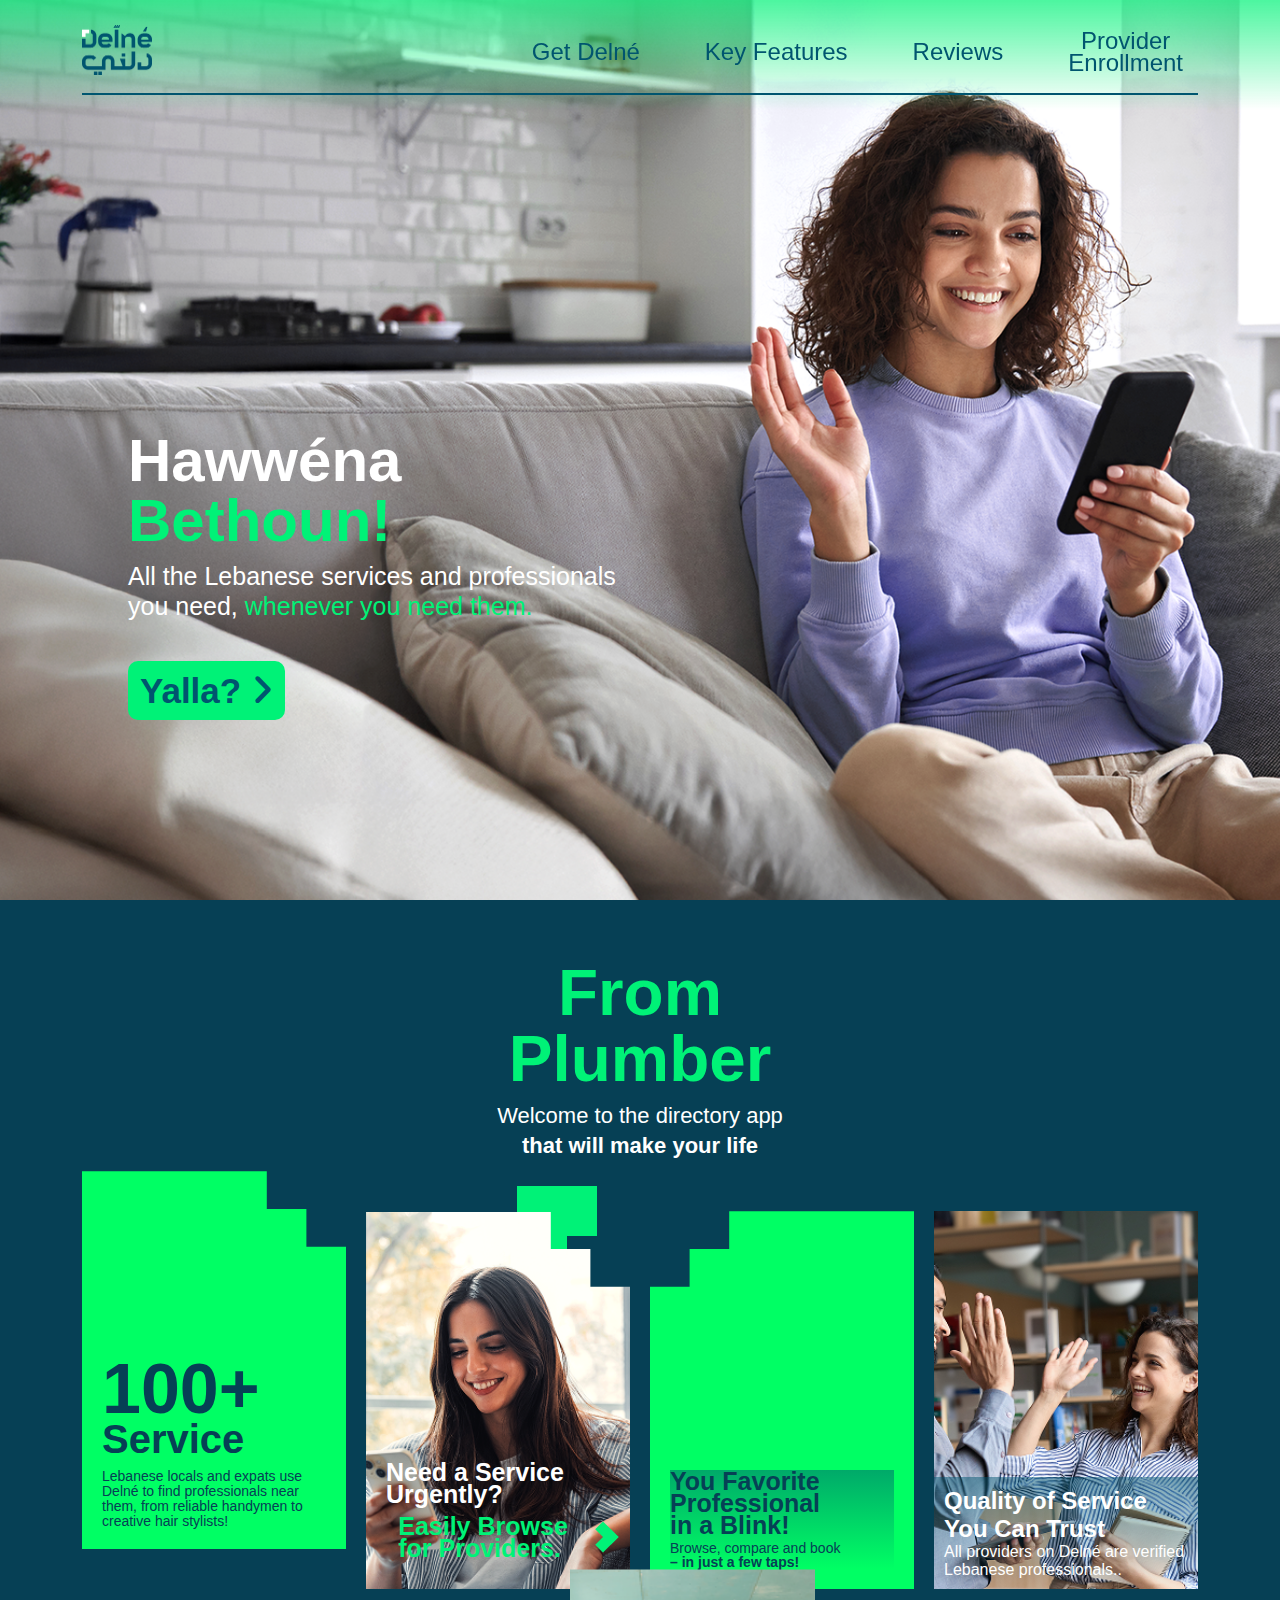
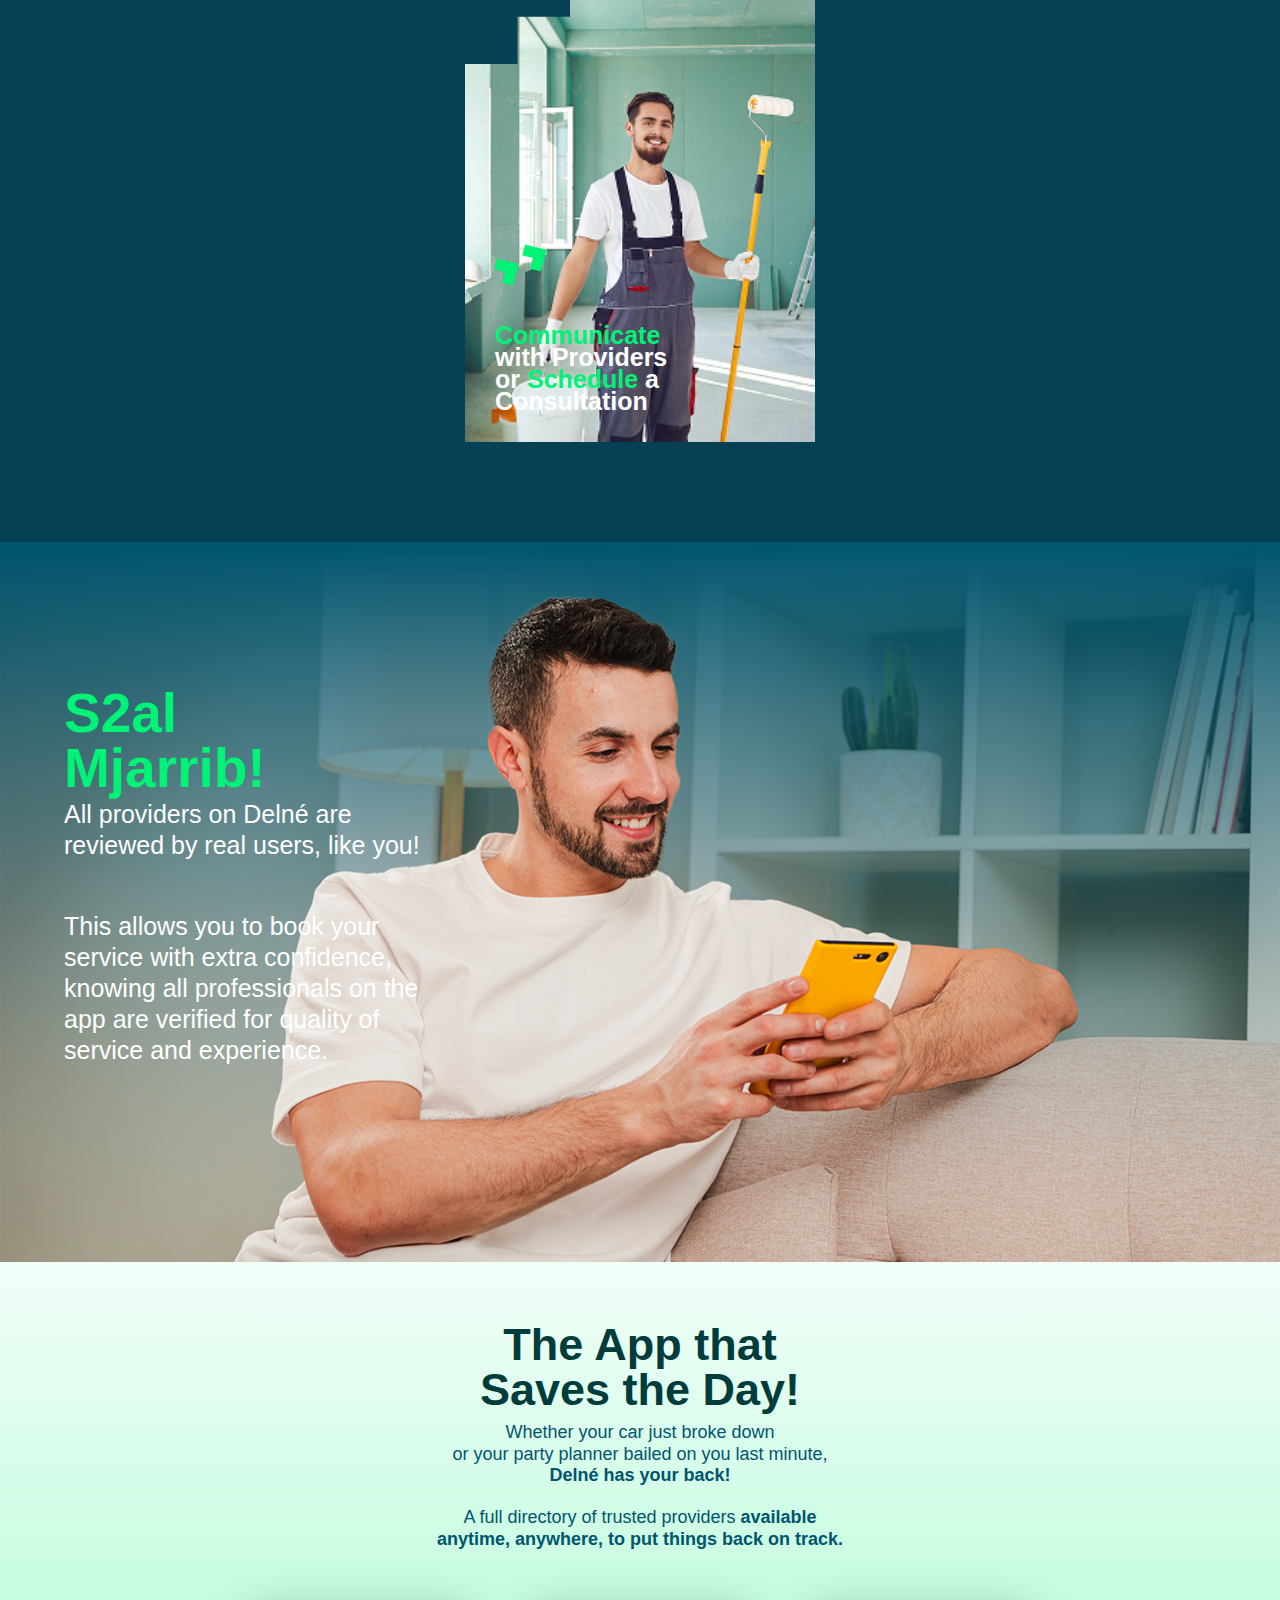
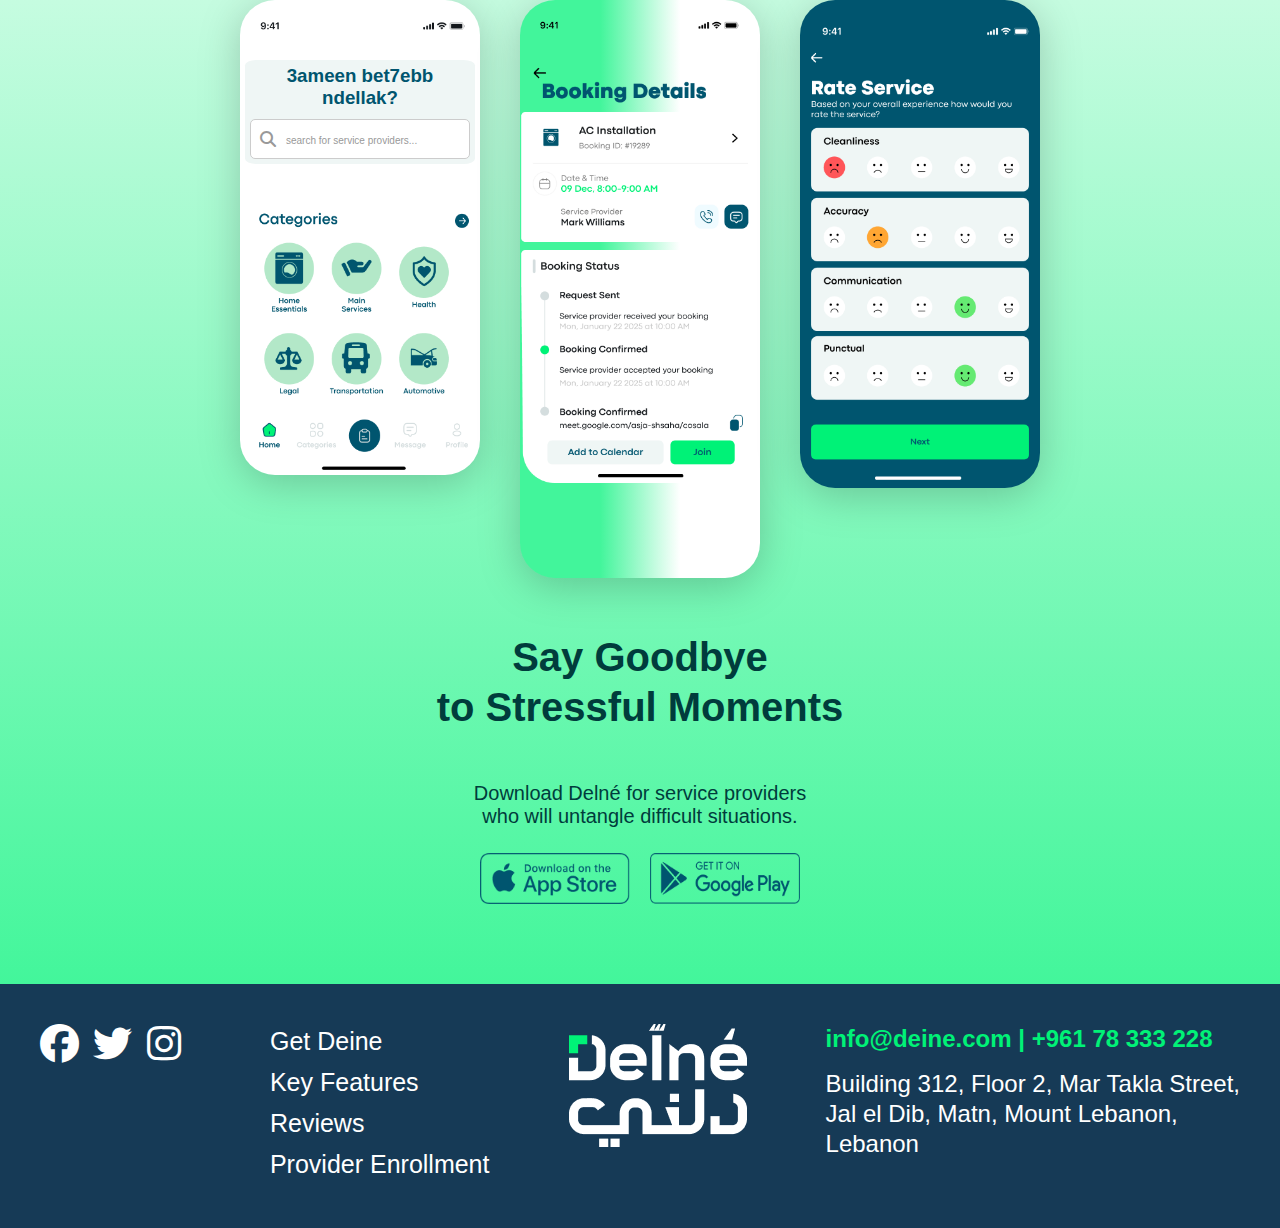
<file: index.html>
<!DOCTYPE html>
<html lang="en">
  <head>
    <meta charset="UTF-8" />
    <meta name="viewport" content="width=device-width, initial-scale=1.0" />
    <title>Delne website</title>
    <!-- Font Awesome CDN -->
    <link
      rel="stylesheet"
      href="https://cdnjs.cloudflare.com/ajax/libs/font-awesome/6.5.0/css/all.min.css"
    />
    <!-- main css -->
    <link rel="stylesheet" href="css/main.css" />
  </head>
  <body>
    <nav>
      <div class="nav-container">
        <a href="#" class="logo">
          <img src="./image/Delne Logo.png" alt="Delne Logo" />
        </a>
        <!-- Hamburger menu button -->
        <div class="hamburger" id="hamburger">
          <span></span>
          <span></span>
          <span></span>
        </div>
        <ul id="menuList">
          <li><a href="#get Delné">Get Delné</a></li>
          <li><a href="#key Features">Key Features</a></li>
          <li><a href="#reviews">Reviews</a></li>
          <li>
            <a href="#ProviderEnrollment">
              <span>Provider</span> <span>Enrollment</span>
            </a>
          </li>
        </ul>
      </div>
    </nav>
    <header>
      <div class="header-content">
        <h2>
          <span style="color: white">Hawwéna</span>
          <span style="color: #00f277">Bethoun!</span>
        </h2>
        <p>
          All the Lebanese services and professionals you need,
          <span>whenever you need them.</span>
        </p>
        <button>
          Yalla?
          <a><i class="fa-solid fa-angle-right"></i></a>
        </button>
      </div>
    </header>

    <!-- ------------------------from-plumber---------------------------  -->

    <section id="from-plumber">
      <div class="section-header">
        <h1><span>From</span> <span>Plumber</span></h1>
        <p>
          Welcome to the directory app
          <span> that will make your life</span>
        </p>
      </div>
      <div class="cards-container">
        <div class="top"></div>
        <div class="card Service">
          <h2>100+ <span>Service</span></h2>
          <p>
            Lebanese locals and expats use Delné to find professionals near
            them, from reliable handymen to creative hair stylists!
          </p>
        </div>

        <div class="card need-Service">
          <img src="image/Image-Website-1 1.png" alt="Service Image" />
          <div class="need-service-content">
            <h2>Need a Service Urgently?</h2>
            <div class="need-p">
              <p>Easily Browse for Providers.</p>
              <div class="arrow"></div>
            </div>
          </div>
        </div>

        <div class="card Favorite-Professional">
          <div class="content">
            <h2>You Favorite Professional in a Blink!</h2>
            <p>Browse, compare and book <span> – in just a few taps!</span></p>
          </div>
          <!-- <div class="cut"></div> -->
        </div>

        <div class="card Quality">
          <img src="image/shutterstock_1937300755 1.png" alt="Service Image" />
          <div class="Quality-content content">
            <h2>Quality of Service You Can Trust</h2>

            <p>All providers on Delné are verified Lebanese professionals..</p>
          </div>
        </div>

        <div class="card Communicate">
          <img
            src="./image/shutterstock_1560146657 1.png"
            alt="Service Image"
          />
          <div class="Communicate-content">
            <p>
              <span>Communicate</span> with Providers or <span>Schedule</span> a
              Consultation
            </p>
          </div>

          <div class="arrow-wide"></div>
          <div class="arrow-wide2"></div>
        </div>
      </div>
    </section>
    <!-- ---------S2al-Mjarrib----------- -->
    <section>
      <section class="S2al-Mjarrib">
        <img src="../image/Image-Website-2 1.png" alt="S2al Mjarrib" />

        <div class="S2al-content">
          <h2>S2al <span>Mjarrib!</span></h2>
          <p class="first-p">
            All providers on Delné are reviewed by real users, like you!
          </p>
          <p>
            This allows you to book your service with extra confidence, knowing
            all professionals on the app are verified for quality of service and
            experience.
          </p>
        </div>
      </section>
    </section>
    <!-- --------The App that Saves the Day!------------ -->
    <section class="app-section">
      <div class="top-text">
        <h1>
          The App that <br />
          Saves the Day!
        </h1>
        <p style="margin-bottom: 20px">
          Whether your car just broke down <br />
          or your party planner bailed on you last minute, <br /><span>
            Delné has your back!</span
          >
        </p>
        <p>
          A full directory of trusted providers

          <span
            >available <br />
            anytime, anywhere, to put things back on track.</span
          >
        </p>
      </div>

      <div class="phones">
        <div class="phone1">
          <img
            src="./image//phone3.png"
            class="phone"
            style="background-color: white"
            alt=""
          />
          <div class="phone1-content">
            <h3>3ameen bet7ebb ndellak?</h3>
            <div class="search-wrapper">
              <i class="fa-solid fa-magnifying-glass"></i>
              <input
                type="text"
                placeholder="search for service providers..."
              />
            </div>
          </div>
        </div>
        <div>
          <img
            src="./image//phone2.png"
            style="
              background: linear-gradient(
                to right,
                #42f59b,
                #42f59b,
                white,
                white
              );
            "
            class="phone"
            alt=""
          />
        </div>
        <div>
          <img
            src="./image/phone1.png"
            style="background-color: #00556f"
            class="phone"
            alt=""
          />
        </div>
      </div>

      <!-- <div class="dots">
        <div class="arrow"></div>
        <span class="arrow2"></span>
      </div> -->

      <div class="bottom-text">
        <h2>
          Say Goodbye <br />
          to Stressful Moments
        </h2>
        <p>
          Download Delné for service providers who will untangle difficult
          situations.
        </p>

        <div class="store-buttons">
          <img src="./image/appstore.png" alt="" />
          <img src="./image/googleplay.png" alt="" />
        </div>
      </div>
    </section>

    <!-- FOOTER -->
    <footer>
      <div class="footer-flex">
        <div class="social-icons">
          <i class="fab fa-facebook"></i>
          <i class="fab fa-twitter"></i>
          <i class="fab fa-instagram"></i>
        </div>

        <div class="footer-links">
          <a href="#">Get Deine</a>
          <a href="#">Key Features</a>
          <a href="#">Reviews</a>
          <a href="#">Provider Enrollment</a>
        </div>
        <div class="logo-footer">
          <img src="image/Delne Logo2.png" />
        </div>

        <div class="contact">
          <a href="#">info@deine.com | +961 78 333 228</a>
          <p>
            Building 312, Floor 2, Mar Takla Street, <br />
            Jal el Dib, Matn, Mount Lebanon, <br />Lebanon
          </p>
        </div>
      </div>
    </footer>

    <script src="js/index.js"></script>
  </body>
</html>
</file>
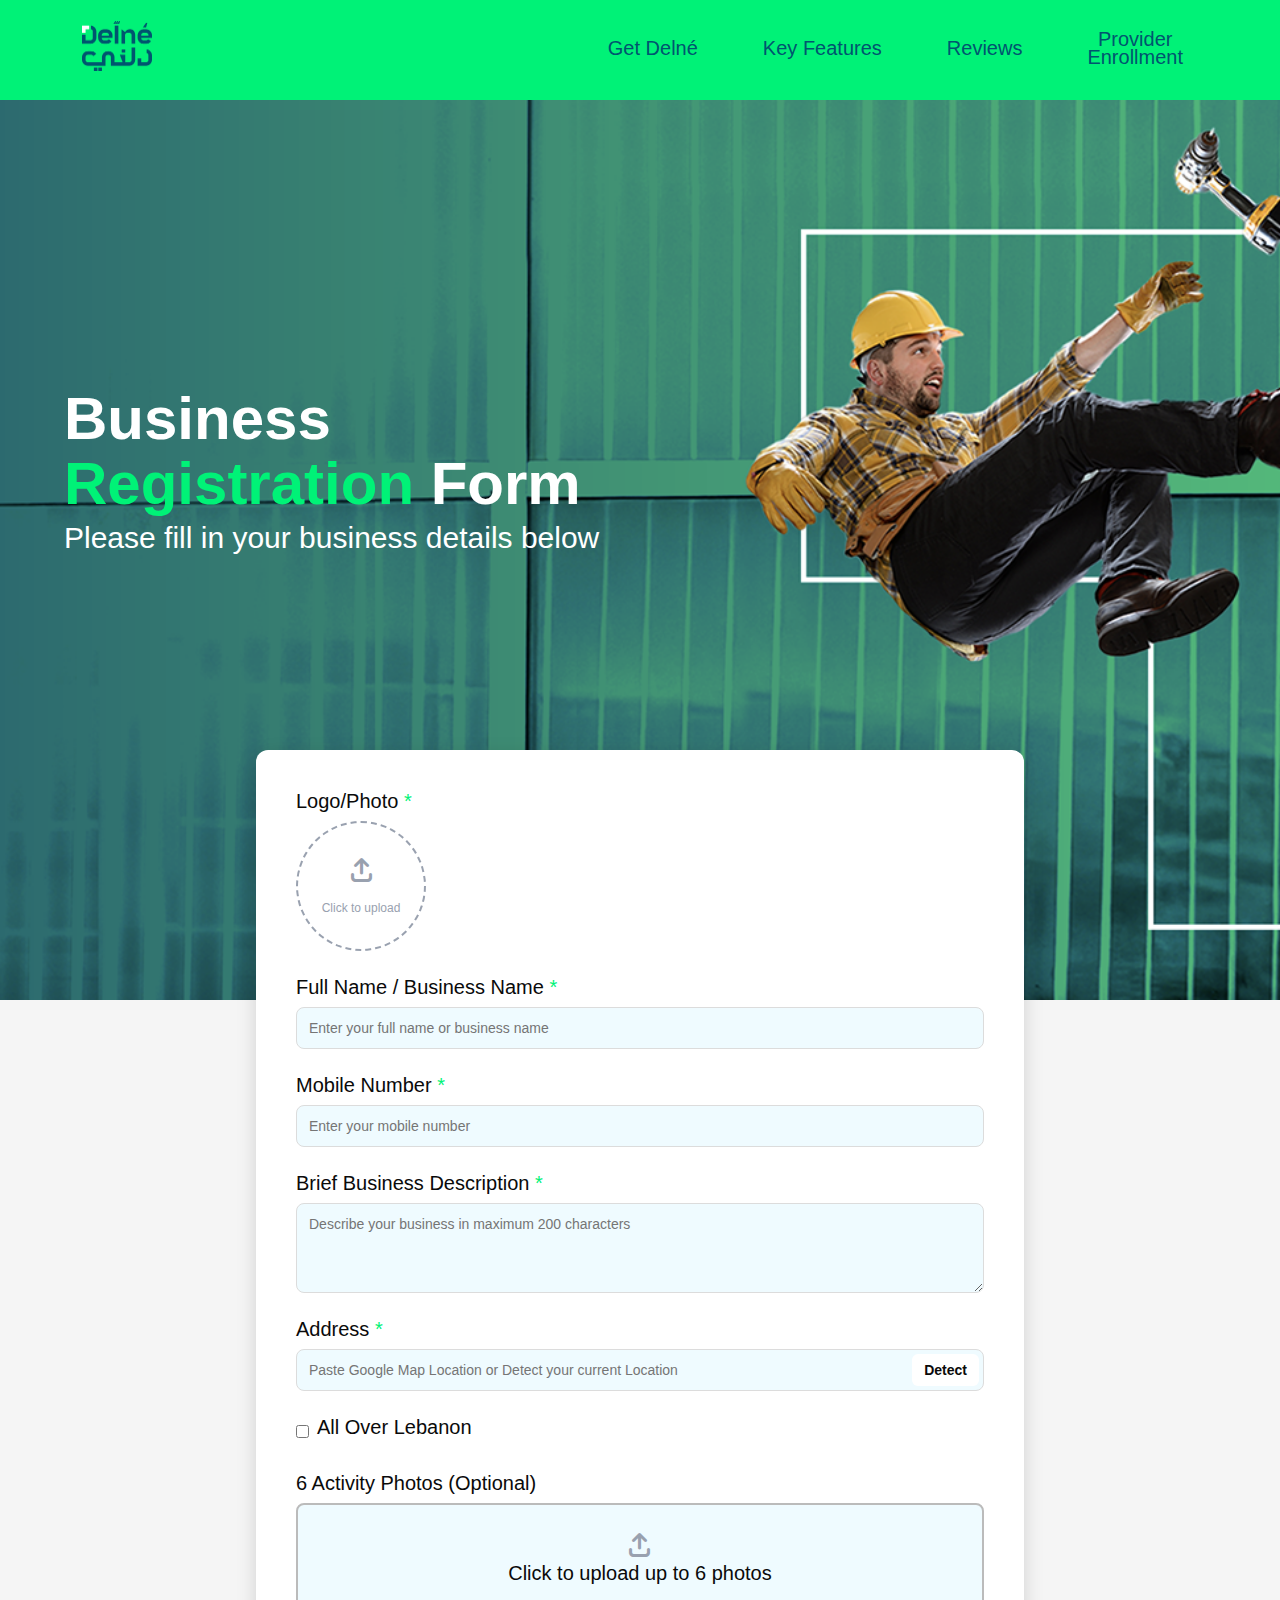
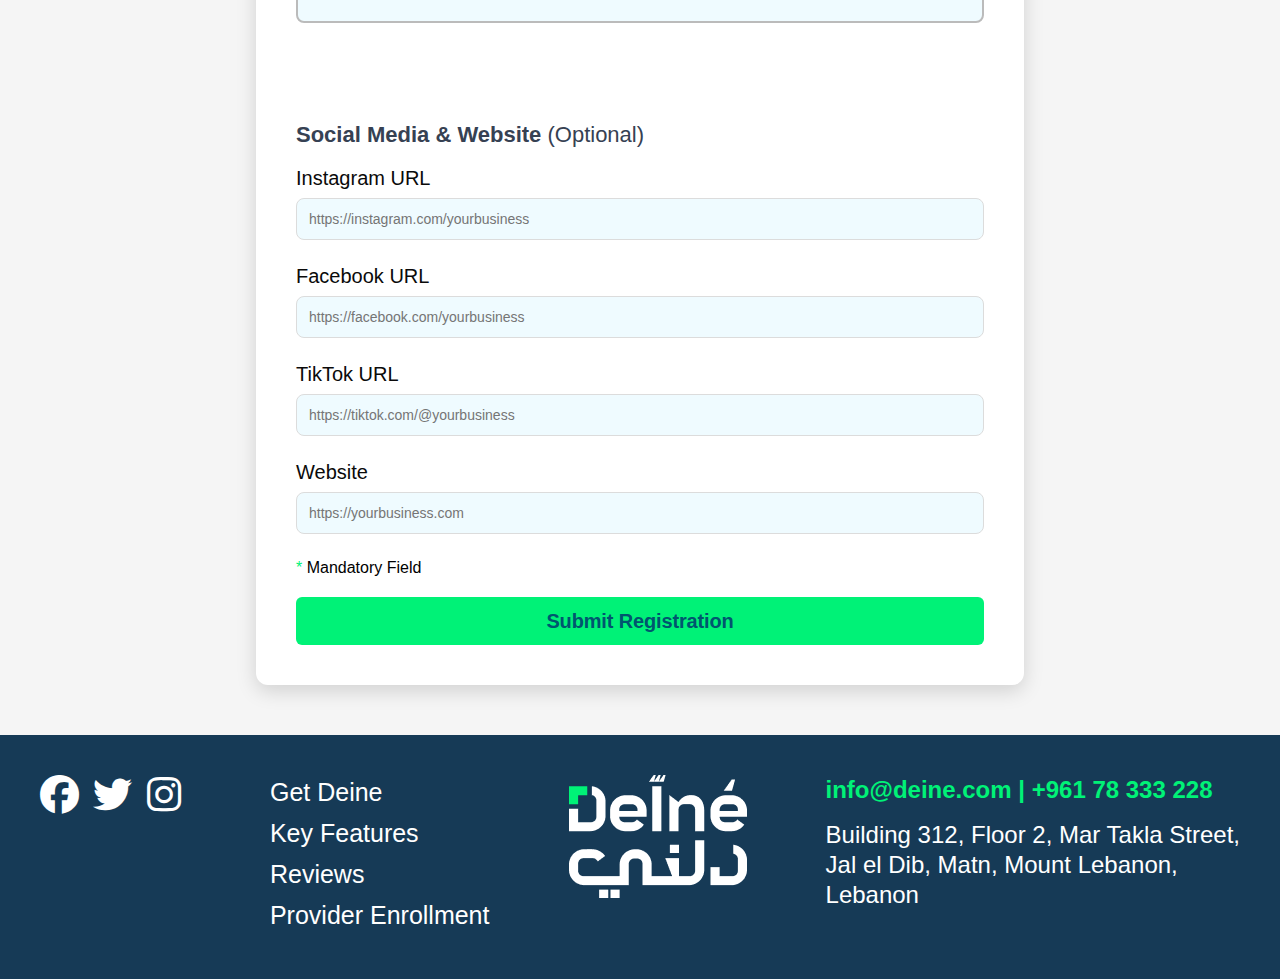
<file: BusinessRegistration.html>
<!DOCTYPE html>
<html lang="en">
  <head>
    <meta charset="UTF-8" />
    <meta name="viewport" content="width=device-width, initial-scale=1.0" />
    <title>Business Registration Form</title>
    <!-- Font Awesome CDN -->
    <link
      rel="stylesheet"
      href="https://cdnjs.cloudflare.com/ajax/libs/font-awesome/6.5.0/css/all.min.css"
    />
    <!-- main css -->
    <link rel="stylesheet" href="css/register.css" />
  </head>

  <body>
    <!-- HEADER -->
    <nav>
      <div class="nav-container">
        <a href="#" class="logo">
          <img src="./image/Delne Logo.png" alt="Delne Logo" />
        </a>
        <!-- Hamburger menu button -->
        <div class="hamburger" id="hamburger">
          <span></span>
          <span></span>
          <span></span>
        </div>
        <ul id="menuList">
          <li><a href="#get Delné">Get Delné</a></li>
          <li><a href="#key Features">Key Features</a></li>
          <li><a href="#reviews">Reviews</a></li>
          <li>
            <a href="#ProviderEnrollment">
              <span>Provider</span> <span>Enrollment</span>
            </a>
          </li>
        </ul>
      </div>
    </nav>

    <!-- HERO -->
    <header>
      <div class="header-content">
        <h2>Business <span>Registration</span> Form</h2>
        <p>Please fill in your business details below</p>
      </div>
    </header>
    <!-- FORM -->
    <div class="form-container">
      <label>Logo/Photo <span class="star">*</span></label>
      <div class="upload">
        <!-- input مخفي -->
        <input type="file" id="logoUpload" />

        <!-- label قابل للنقر مكان input -->
        <label for="logoUpload" class="upload-label">
          <i class="fa-solid fa-arrow-up-from-bracket"></i><br />
          Click to upload
        </label>
      </div>

      <label>Full Name / Business Name <span class="star">*</span></label>
      <input type="text" placeholder="Enter your full name or business name" />

      <label>Mobile Number <span class="star">*</span></label>
      <input type="text" placeholder="Enter your mobile number" />

      <label>Brief Business Description <span class="star">*</span></label>
      <textarea
        placeholder="Describe your business in maximum 200 characters"
      ></textarea>

      <div class="input-with-button">
        <label>Address <span class="star">*</span></label>
        <div class="input-wrapper">
          <input
            type="text"
            placeholder="Paste Google Map Location or Detect your current Location"
          />
          <button type="button">Detect</button>
        </div>
      </div>

      <div class="checkbox-wrapper">
        <input type="checkbox" id="all-lebanon" />
        <label for="all-lebanon">All Over Lebanon</label>
      </div>

      <label>6 Activity Photos (Optional)</label>
      <div class="upload-box">
        <input type="file" id="activityPhotos" multiple hidden />
        <label for="activityPhotos" class="upload-label">
          <i class="fa-solid fa-arrow-up-from-bracket"></i><br />
          Click to upload up to 6 photos
        </label>
      </div>

      <h3>Social Media & Website <span>(Optional)</span></h3>

      <label>Instagram URL</label>
      <input type="text" placeholder="https://instagram.com/yourbusiness" />

      <label>Facebook URL</label>
      <input type="text" placeholder="https://facebook.com/yourbusiness" />

      <label>TikTok URL</label>
      <input type="text" placeholder="https://tiktok.com/@yourbusiness" />

      <label>Website</label>
      <input type="text" placeholder="https://yourbusiness.com" />

      <span> <span class="star">*</span> Mandatory Field</span>

      <button class="btn-submit">Submit Registration</button>
    </div>

    <!-- FOOTER -->
    <footer>
      <div class="footer-flex">
        <div class="social-icons">
          <i class="fab fa-facebook"></i>
          <i class="fab fa-twitter"></i>
          <i class="fab fa-instagram"></i>
        </div>

        <div class="footer-links">
          <a href="#">Get Deine</a>
          <a href="#">Key Features</a>
          <a href="#">Reviews</a>
          <a href="#">Provider Enrollment</a>
        </div>
        <div class="logo-footer">
          <img src="image/Delne Logo2.png" />
        </div>

        <div class="contact">
          <a href="#">info@deine.com | +961 78 333 228</a>
          <p>
            Building 312, Floor 2, Mar Takla Street, <br />
            Jal el Dib, Matn, Mount Lebanon, <br />Lebanon
          </p>
        </div>
      </div>
    </footer>
    <script src="js/index.js"></script>
  </body>
</html>
</file>
<file: css/main.css>
* {
  margin: 0;
  padding: 0;
  box-sizing: border-box;
  font-family: Arial;
}

:root {
  --main-color: #00556f;
  --second-color: #00f277;
}

body {
  background: #f5f5f5;
  overflow-x: hidden;
}

html {
  overflow-x: hidden;
}

nav {
  width: 100%;
  position: fixed;
  top: 0;
  left: 0;
  background: linear-gradient(rgba(0, 242, 119, 0.7), rgba(0, 0, 0, 0));
  padding: 15px 20px;
  /* height: 50vh; */
  z-index: 999;
}

nav .nav-container {
  width: 90%;
  margin: 0 auto;

  display: flex;
  justify-content: space-between;
  align-items: center;
  padding-bottom: 4px;
  border-bottom: 2px solid var(--main-color);
}

.logo img {
  width: 50%;
  height: auto;
}

ul {
  list-style: none;
  display: flex;
  align-items: center;
  justify-content: center;
  gap: 35px;
  margin: 0;
  padding: 0;
}

ul li a {
  color: var(--main-color);
  text-decoration: none;
  font-weight: 400;
  font-size: 24px;
  line-height: 22px;
  display: inline-block;

  text-align: center;

  padding: 15px;
}

ul li a span {
  display: block;
}

ul li a:hover {
  background-color: var(--main-color);
  color: white;

  border-radius: 10px;
  font-size: 16px;
  transition: 0.3s;
  font-weight: 500;
  font-style: medium;
  font-size: 22px;
}

header {
  background-image: url(../image/header.png);
  background-repeat: no-repeat;
  background-size: cover;
  background-position: center center;
  height: 100vh;
  padding: 40px 20px;
  text-align: center;
  color: white;
  position: relative;
}

header .header-content {
  position: absolute;
  bottom: 20%;
  left: 10%;
  text-align: left;
}

header .header-content h2 {
  font-weight: 700;
  font-style: bold;
  font-size: 60px;
  line-height: 60px;
  margin-bottom: 10px;
}

header .header-content h2 span {
  display: block;
}

header .header-content p {
  font-weight: 400;
  font-style: normal;
  font-size: 25px;
  line-height: 30px;
  width: 522px;
  margin-bottom: 40px;
}

header .header-content p span {
  font-size: bold;
  color: var(--second-color);
}

header .header-content button {
  border-radius: 10px;
  background-color: var(--second-color);
  color: var(--main-color);
  padding: 12px;
  border: none;
  font-weight: 800;
  font-size: 35px;
  line-height: 30px;
}

/* Section styling */
#from-plumber {
  padding: 60px 20px;
  background-color: #064055;
  color: #fff;
}

/* Section header */
.section-header {
  text-align: center;
  margin-bottom: 50px;
}

.section-header h1 {
  color: var(--second-color);
  font-size: 4.1rem;
  margin-bottom: 10px;
  font-weight: 700;
  line-height: 4.1rem;
}

.section-header h1 span {
  display: block;
}

.section-header p {
  font-size: 1.375rem;
  line-height: 30px;
  font-weight: 400;
}

.section-header p span {
  display: block;
  font-weight: 700;
}

/* Mobile Section Header */
@media (max-width: 768px) {
  .section-header {
    margin-bottom: 40px;
    padding: 0 10px;
  }

  .section-header h1 {
    font-size: 2.5rem;
    line-height: 2.8rem;
    margin-bottom: 15px;
  }

  .section-header p {
    font-size: 1.1rem;
    line-height: 1.5rem;
  }
}

@media (max-width: 576px) {
  .section-header {
    margin-bottom: 30px;
  }

  .section-header h1 {
    font-size: 2rem;
    line-height: 2.3rem;
  }

  .section-header p {
    font-size: 1rem;
    line-height: 1.4rem;
  }
}

/* Cards container */
.cards-container {
  display: flex;
  flex-wrap: wrap;
  gap: 20px;
  justify-content: center;
  width: 90%;
  position: relative;
  margin: auto;
  align-items: stretch;
}

/* Card common styling */
.card {
  flex: 1 1 245px;
  min-width: 245px;
  max-width: 350px;

  display: flex;
  flex-direction: column;
  justify-content: flex-end;
}

/* Green card */
.Service,
.green-card {
  background-color: #00ff64;
  color: #064055;
  transform: translateY(-40px);
  padding: 20px;
}

.card.Service {
  clip-path: polygon(
    0 0,
    70% 0,

    70% 10%,

    85% 10%,

    85% 20%,

    100% 20%,

    100% 100%,
    0 100%
  );
}

.card.Service h2 {
  font-weight: 700;
  font-size: 70px;
  line-height: 40px;
}

.card.Service span {
  font-size: 40px;
  line-height: 30px;
}

.card.Service p {
  font-weight: 400;
  font-size: 14px;
  line-height: 15px;
  margin-top: 15px;
}

/* need service */
.card.need-Service {
  position: relative;
  clip-path: polygon(
    0 0,
    70% 0,

    70% 10%,

    85% 10%,

    85% 20%,

    100% 20%,

    100% 100%,
    0 100%
  );
}

.need-service-content {
  position: absolute;
  bottom: 20px;
  left: 20px;
  pad: 10px;
}

.need-service .center-text {
  text-align: center;
  justify-content: center;
}

.card img {
  width: 100%;

  height: auto;

  display: block;
}

.need-service-content h2 {
  font-weight: 700;
  font-size: 25px;
  line-height: 22px;
  margin-bottom: 10px;
  color: white;
}

.need-service-content .need-p {
  font-weight: 700;
  font-size: 25px;
  line-height: 22px;
  margin-bottom: 10px;
  color: var(--second-color);
  display: flex;
  align-items: center;
  justify-content: space-around;
  padding-right: 10px;
}

.need-service-content .need-p p {
  width: 175px;
}

.need-p .arrow {
  transform: scale(2.2) rotate(45deg);

  display: inline-block;
  width: 10px;
  height: 10px;
  border-top: 5px solid var(--second-color);

  border-right: 5px solid var(--second-color);
}

/* Favorite-Professional */

.card.Favorite-Professional {
  position: relative;
  clip-path: polygon(
    0 0,

    0 20%,

    15% 20%,

    15% 10%,

    30% 10%,

    30% 0,

    100% 0,

    100% 100%,

    0 100%
  );
  background-color: #00ff64;
  color: #064055;

  padding: 20px;

  overflow: visible;
}

.top {
  position: absolute;
  top: -25px;
  left: 39%;
  display: inline-block;
  width: 80px;
  height: 80px;
  border-top: 50px solid var(--second-color);

  border-left: 50px solid var(--second-color);
}

.card.Favorite-Professional h2 {
  font-weight: 700;
  font-size: 25px;
  line-height: 22px;
  width: 150px;
  margin-bottom: 5px;
}

.card.Favorite-Professional p {
  font-weight: 400;
  font-size: 14px;
  line-height: 14px;
  width: 180px;
}

.card.Favorite-Professional p span {
  font-weight: 700;
}

/* Quality */

.card.Quality {
  position: relative;
}

.card.Quality .Quality-content {
  position: absolute;
  padding: 10px;
}

.content {
  background: linear-gradient(rgba(0, 85, 111, 0.5), rgba(0, 0, 0, 0));
}

/* -------Communicate with Providers------------ */

.card.Communicate {
  position: relative;
  clip-path: polygon(
    0 0,
    0 20%,
    15% 20%,
    15% 10%,
    30% 10%,
    30% 0,
    100% 0,
    100% 100%,
    0 100%
  );
  transform: translateY(-40px);
}

.card.Communicate .Communicate-content {
  position: absolute;
  bottom: 20px;
  left: 20px;
  padding: 10px;
  width: 195px;
}

.card.Communicate .Communicate-content p {
  font-weight: 700;
  font-size: 1.5625rem;
  line-height: 1.375rem;
  color: white;
}

.card.Communicate .Communicate-content p span {
  color: var(--second-color);
}

.card img {
  width: 100%;
  height: auto;
  display: block;
}

.arrow-wide {
  position: absolute;
  left: 10%;
  bottom: 35%;
  transform: scale(2.2) rotate(15deg);

  display: inline-block;
  width: 10px;
  height: 10px;
  border-top: 5px solid var(--second-color);

  border-right: 5px solid var(--second-color);
}

.arrow-wide2 {
  position: absolute;
  left: 18%;
  bottom: 38%;

  transform: scale(2.2) rotate(15deg);

  display: inline-block;
  width: 10px;
  height: 10px;
  border-top: 5px solid var(--second-color);

  border-right: 5px solid var(--second-color);
}

/* .Communicate::after {
    content: "";
    position: absolute;
    top: 0;
    left: 0;
    width: 100%;
    height: 100%;
    background: rgba(0, 0, 0, 0.2);
    z-index: 1;
} */

/* --------------------S2al Mjarrib !------------------------- */
/* --------------------S2al Mjarrib !------------------------- */
.S2al-Mjarrib {
  position: relative;
  width: 100%;
}

.S2al-Mjarrib img {
  width: 100%;
  display: block;
  /* display: flex;
  background-image: url("../image/Image-Website-2 1.png");
  background-repeat: no-repeat;
  background-size: cover;
  background-position: center;
  height: 100vh;
  align-items: center;
  padding: 30px;
  position: relative;
  width: 100%; */
}

.S2al-Mjarrib img {
  width: 100%;
  /* display: hidden; - invalid css */
  display: block;
}

.S2al-Mjarrib .testimonial-card {
  width: 240px;
  height: 175px;
  padding: 20px;

  backdrop-filter: blur(18px);
  position: absolute;
  top: 50%;
  right: 5%;
  background: linear-gradient(
    to bottom,
    rgba(0, 242, 119, 0.2),
    rgba(0, 242, 119, 0.2)
  );

  color: white;
}

.S2al-Mjarrib .testimonial-card1 {
  width: 240px;
  height: 175px;
  padding: 20px;

  backdrop-filter: blur(18px);
  position: absolute;
  top: 20%;
  left: 55%;
  background: linear-gradient(
    to bottom,
    rgba(0, 242, 119, 0.2),
    rgba(0, 242, 119, 0.2)
  );

  color: white;
}

.S2al-Mjarrib .testimonial-card2 {
  width: 240px;
  height: 175px;
  padding: 20px;

  backdrop-filter: blur(18px);
  position: absolute;
  top: 50%;
  right: 45%;
  background: linear-gradient(
    to bottom,
    rgba(0, 242, 119, 0.2),
    rgba(0, 242, 119, 0.2)
  );

  color: white;
}

.S2al-Mjarrib .testimonial-card3 {
  width: 240px;
  height: 175px;
  padding: 20px;

  backdrop-filter: blur(18px);
  position: absolute;
  bottom: 5%;
  right: 25%;
  background: linear-gradient(
    to bottom,
    rgba(0, 242, 119, 0.2),
    rgba(0, 242, 119, 0.2)
  );

  color: white;
}

/* خلي اللي فوق الصورة absolute بالنسبة للـ section */
.S2al-content {
  position: absolute;
  top: 10%;
  left: 5%;
  width: 30%;
  color: white;
}

.S2al-content h2 {
  font-weight: 700;
  font-size: 1.5625rem;
  line-height: 25px;
  color: var(--second-color);
  margin-bottom: 3px;
}

.S2al-content span {
  display: block;
}

.S2al-content p {
  font-weight: 400;
  font-size: 0.9375rem;
  line-height: 15px;
}

.S2al-content .first-p {
  margin-bottom: 30px;
}

.box {
  position: relative;
  width: 260px;
  padding: 15px;
  height: 200px;
  background: rgba(0, 242, 119, 1);
  background: linear-gradient(
    45deg,
    rgba(0, 85, 111, 0.3) 0%,
    rgba(0, 242, 119, 0.3) 100%
  );
  backdrop-filter: blur(3px);
  -webkit-backdrop-filter: blur(3px);

  clip-path: polygon(
    0% 0%,
    /* 1. Start Top Left */ 80% 0%,

    /* 2. Go along top edge to 80% (Start of cut) */ /* --- THE CUTOUT --- */
      80% 25%,
    /* Drop Down */ 90% 25%,
    /* Go Right */ 90% 10%,
    /* Go Up slightly */ 100% 10%,

    /* Go Right to the edge */ /* --- FINISH THE BOX --- */ 100% 100%,
    /* Bottom Right */ 0% 100% /* Bottom Left */
  );
  color: white;
  display: flex;
  flex-direction: column;
  align-items: flex-start;
  justify-content: flex-end;
  font-family: "Helvetica Neue", Helvetica, Arial, sans-serif;
  /* text-align: left; */
}
.box1 {
  position: absolute;
  bottom: 21%;
  left: 40.5%;
}
.box2 {
  position: absolute;
  top: 21%;
  right: 30%;
}
.box3 {
  position: absolute;
  bottom: 35%;
  right: 10%;
}
.box4 {
  position: absolute;
  bottom: 3%;
  right: 20%;
}
.testimonial-content {
  width: 100%;
  height: 70%;
  /* background-color: red; */
}
.testimonial-text {
  font-size: 14px; /* Small size for the 230px box */
  width: 80%;
  /* line-height: 1.4; */
  font-weight: 400; /* Regular weight */
  /* margin: 0 0 15px 0; Margin bottom separates it from the next block */

  opacity: 0.9; /* Slightly softer white */
}

/* 2. Highlight Paragraph: "Found someone..." */
.testimonial-highlight {
  font-size: 14px;
  /* line-height: 1.3; */
  font-weight: 700; /* Bold */
  margin-top: 15px;
  margin-bottom: 20px;
  color: #fff; /* Bright white */
}

/* 3. Author: "-Firas M." */
.testimonial-author {
  font-size: 14px;
  font-weight: 400;
  /* margin: 0; */
  opacity: 0.8;
}

/* 1. Top Paragraph: "Tried Delné..." */

.before .horizontal {
  width: 10px;
  height: 20px;
  position: absolute;
  top: 15px;
  left: 15px;
  background-color: white;
}

.before .vertical {
  width: 10px;
  height: 20px;
  position: absolute;
  transform: rotate(90deg);
  top: 9px;
  left: 20px;
  background-color: white;
}
.after .horizontal {
  width: 10px;
  height: 20px;
  position: absolute;
  bottom: 16px;
  right: 15px;
  background-color: white;
}

.after .vertical {
  width: 10px;
  height: 20px;
  position: absolute;
  transform: rotate(90deg);
  bottom: 11px;
  right: 21px;
  background-color: white;
}

/* --------------media query---------- */
@media (min-width: 640px) {
  .S2al-content {
    position: absolute;
    top: 20%;
    left: 5%;
    width: 30%;
    color: white;
  }

  .S2al-content h2 {
    font-weight: 700;
    font-size: 1.5625rem;
    line-height: 25px;
    color: var(--second-color);
    margin-bottom: 3px;
  }

  .S2al-content h2 {
    font-weight: 700;
    font-size: 3.4375rem;
    line-height: 3.4375rem;
    color: var(--second-color);
  }

  .S2al-content span {
    display: block;
  }

  .S2al-content p {
    font-weight: 400;
    font-size: 1.5625rem;
    line-height: 1.9375rem;
  }

  .S2al-content .first-p {
    margin-bottom: 50px;
  }
}

/* ----------------App----------------- */

.app-section {
  text-align: center;
  padding: 60px 20px 80px;
  background: linear-gradient(#f2fef8, #43f69b);
  color: #003c3c;
}

/* --- Top Text --- */
.top-text h1 {
  font-size: 45px;
  font-weight: 700;
  margin-bottom: 10px;
  line-height: 45px;
}

.top-text p {
  font-weight: 400;

  font-size: 18px;

  line-height: 1.2;
  max-width: 530px;
  margin: auto;
  color: var(--main-color);
}

.top-text p span {
  font-weight: 700;
}

/* --- Phones --- */
.phones {
  margin: 50px auto;
  display: flex;
  justify-content: center;
  gap: 40px;
}

.phone {
  width: 240px;
  height: auto;
  filter: drop-shadow(0px 8px 20px rgba(0, 0, 0, 0.2));
  border-radius: 35px;
}

.phone1 {
  position: relative;
  display: inline-block;
}
.phone1-content {
  position: absolute;
  top: 10%;
  left: 2%;
  background-color: #eff6f5;
  padding: 5px;
  border-radius: 5%;
}

.phone1-content span {
  font-size: 10px;
  display: flex;
  margin-bottom: 10px;
  color: var(--main-color);
}
.phone1-content h3 {
  font-weight: 900;
  width: 220px;
  color: var(--main-color);
  margin-bottom: 10px;
}

.phone1-content {
  position: absolute;
  top: 60px;
  left: 5px;
  background-color: #eff6f5;
  padding: 5px;
  border-radius: 5%;
}

.phone1-content span {
  font-size: 10px;
  display: flex;
  margin-bottom: 10px;
  color: var(--main-color);
}

.phone1-content h3 {
  font-weight: 900;
  width: 220px;
  color: var(--main-color);
  margin-bottom: 10px;
}

.phone1-content input {
  width: 100%;
  border-radius: 5px;
  padding: 5px;
  border: none;
}

.search-wrapper {
  position: relative;
  width: 100%;
}

.search-wrapper input {
  width: 100%;
  padding-left: 35px;
  /* مساحة للأيقونة */
  height: 40px;
  border-radius: 5px;
  border: 1px solid #ccc;
}

.search-wrapper i {
  position: absolute;
  left: 10px;
  /* المسافة من الشمال */
  top: 50%;
  transform: translateY(-50%);
  color: #999;
}

.search-wrapper input::placeholder {
  font-size: 10px;
  /* الحجم اللي تحبيه */
  color: #999;
  /* اختياري لتغيير اللون */
}

/* --- Dots --- */
/* .dots {
    margin-top: 10px;
}

.dots .arrow {
transform: scale(2.2) rotate(45deg);

    display: inline-block;
    width: 10px;
    height: 10px;
    border-top: 5px solid var(--main-color);

    border-right: 5px solid var(--main-color);
}
.dots .arrow2{
    transform: scale(2.2) rotate(-90deg);
    
        display: inline-block;
        width: 10px;
        height: 10px;
        border-top: 1px solid var(--main-color);
    
        border-right: 1px solid var(--main-color);
    }


.dot.active {
    background: #007b6d;
} */

/* --- Bottom Text --- */
.bottom-text h2 {
  font-size: 40px;
  font-weight: 800;
  margin-bottom: 50px;
  line-height: 50px;
}

.bottom-text p {
  font-size: 20px;
  max-width: 350px;
  margin: auto;
  font-weight: 400;
}

/* --- Store Buttons --- */
.store-buttons {
  margin-top: 25px;
  display: flex;
  justify-content: center;
  gap: 20px;
}

.store-buttons img {
  width: 150px;
  cursor: pointer;
}

/* --- Responsive --- */
@media (max-width: 900px) {
  .phones {
    flex-direction: column;
    gap: 30px;
    align-items: center;
  }
}

/* Mobile App Section Enhancement */
@media (max-width: 768px) {
  .app-section {
    padding: 50px 20px 60px;
  }

  .top-text h1 {
    font-size: 32px;
    line-height: 38px;
    margin-bottom: 20px;
  }

  .top-text p {
    font-size: 16px;
    line-height: 1.5;
    padding: 0 10px;
  }

  .bottom-text h2 {
    font-size: 28px;
    line-height: 36px;
    margin-bottom: 30px;
  }

  .bottom-text p {
    font-size: 16px;
    padding: 0 20px;
  }

  .store-buttons {
    flex-direction: column;
    align-items: center;
    gap: 15px;
  }

  .store-buttons img {
    width: 180px;
  }
}

/* ---------------- FOOTER ---------------- */
footer {
  background: #163a56;
  padding: 40px;
  color: #fff;
}

footer .footer-flex {
  display: flex;
  justify-content: space-between;
  align-items: flex-start;
}

footer .footer-links a {
  display: block;
  color: #fff;
  margin-bottom: 6px;
  text-decoration: none;
  font-weight: 400;
  font-size: 1.5625rem;
  line-height: 2.1875rem;
}

footer .social-icons i {
  margin-right: 10px;
  font-size: 39px;
}

footer .logo-footer {
  width: 11.125rem;
  height: 123px;
}

footer .contact a {
  text-decoration: none;
  font-weight: 700;
  font-size: 1.5rem;
  line-height: 1.875rem;
  color: var(--second-color);
  margin-bottom: 0.9375rem;
  display: block;
}

footer .contact p {
  font-weight: 400;
  font-size: 1.5rem;
  line-height: 1.875rem;
  color: white;
}

/*---------------------- footer responsive--------------------- */
@media (max-width: 576px) {
  footer .footer-flex {
    flex-direction: column;
    align-items: center;
    text-align: center;
    gap: 25px;
  }

  footer .social-icons {
    display: flex;
    flex-direction: column;
    gap: 0.625rem;
  }

  footer .social-icons i {
    font-size: 30px;
    margin-right: 15px;
  }

  footer .footer-links a {
    font-size: 1.1rem;
    margin-bottom: 10px;
  }

  footer .logo-footer {
    width: 150px;
    height: auto;
  }

  footer .logo-footer img {
    width: 100%;
  }

  footer .contact a,
  footer .contact p {
    font-size: 1.1rem;
    line-height: 1.4rem;
  }
}

@media (max-width: 768px) {
  footer .footer-flex {
    flex-direction: column;
    align-items: center;
    text-align: center;
    gap: 35px;
  }

  footer .footer-links a {
    font-size: 1.25rem;
  }

  footer .logo-footer {
    width: 180px;
  }
}

@media (max-width: 992px) {
  footer .footer-flex {
    flex-wrap: wrap;
    justify-content: center;
    gap: 40px;
    text-align: center;
  }

  footer .logo-footer {
    width: 200px;
  }
}

/*------------------ Navbar responsive---------------- */
/* Hamburger styles */
.hamburger {
  display: none;

  flex-direction: column;
  cursor: pointer;
  gap: 5px;
}

.hamburger span {
  display: block;
  width: 25px;
  height: 3px;
  background-color: var(--main-color);
  border-radius: 2px;
}

@media (max-width: 768px) {
  .hamburger {
    display: flex;
  }

  ul {
    display: none;

    flex-direction: column;
    width: 100%;
    background-color: var(--second-color);
    position: absolute;
    top: 60px;
    left: 0;
    padding: 15px 0;
    gap: 10px;
    z-index: 999;
  }

  ul.show {
    display: flex;
  }

  ul li a {
    padding: 10px 20px;
    font-size: 16px;
    width: 100%;
  }
}

/* ******************** header responsive ************************* */

/* Media Queries */

/* Tablets Large */
@media (max-width: 992px) {
  header .header-content h2 {
    font-size: 45px;
    line-height: 50px;
  }

  header .header-content p {
    font-size: 20px;
    line-height: 25px;
    width: 400px;
  }

  header .header-content button {
    font-size: 28px;
    padding: 10px 18px;
  }
}

/* Tablets / Small Screens */
@media (max-width: 768px) {
  header .header-content {
    bottom: 15%;
    left: 7%;
  }

  header .header-content h2 {
    font-size: 35px;
    line-height: 40px;
  }

  header .header-content p {
    font-size: 18px;
    line-height: 22px;
    width: 300px;
  }

  header .header-content button {
    font-size: 24px;
    padding: 8px 15px;
  }

  .top {
    display: none;
  }
}

/* Mobile Devices */
@media (max-width: 576px) {
  header {
    height: 100vh;
    min-height: 500px;
    padding: 80px 20px 40px;
    display: flex;
    align-items: center;
    justify-content: center;
  }

  header .header-content {
    position: static;
    bottom: auto;
    left: auto;
    text-align: center;
    margin-top: 0;
    width: 100%;
  }

  header .header-content h2 {
    font-size: 36px;
    line-height: 42px;
    margin-bottom: 20px;
  }

  header .header-content p {
    font-size: 18px;
    line-height: 24px;
    width: 100%;
    margin-bottom: 30px;
  }

  header .header-content button {
    font-size: 24px;
    padding: 12px 24px;
  }

  .top {
    display: none;
  }
}

/* Very Small Phones */
@media (max-width: 400px) {
  header .header-content h2 {
    font-size: 24px;
    line-height: 28px;
  }

  header .header-content p {
    font-size: 14px;
    line-height: 18px;
  }

  header .header-content button {
    font-size: 18px;
    padding: 6px 10px;
  }
}

/* --------------------card responsive--------------- */
/* Navbar responsive */
/* Hamburger styles */
.hamburger {
  display: none;

  flex-direction: column;
  cursor: pointer;
  gap: 5px;
}

.hamburger span {
  display: block;
  width: 25px;
  height: 3px;
  background-color: var(--main-color);
  border-radius: 2px;
}

@media (max-width: 768px) {
  .hamburger {
    display: flex;
  }

  ul {
    display: none;

    flex-direction: column;
    width: 100%;
    background-color: var(--second-color);
    position: absolute;
    top: 60px;
    left: 0;
    padding: 15px 0;
    gap: 10px;
    z-index: 999;
  }

  ul.show {
    display: flex;
  }

  ul li a {
    padding: 10px 20px;
    font-size: 16px;
    width: 100%;
  }
}

/* footer responsive */
@media (max-width: 576px) {
  footer .footer-flex {
    flex-direction: column;
    align-items: center;
    text-align: center;
    gap: 25px;
  }

  footer .social-icons {
    display: flex;
    flex-direction: column;
    gap: 0.625rem;
  }

  footer .social-icons i {
    font-size: 30px;
    margin-right: 15px;
  }

  footer .footer-links a {
    font-size: 0.75rem;
    margin-bottom: 10px;
  }

  footer .logo-footer {
    width: 150px;
    height: auto;
  }

  footer .logo-footer img {
    width: 50%;
  }

  footer .contact a,
  footer .contact p {
    font-size: 0.9375rem;
    line-height: 1.4rem;
  }
}

@media (max-width: 768px) {
  footer .footer-flex {
    flex-direction: column;
    align-items: center;
    text-align: center;
    gap: 35px;
  }

  footer .footer-links a {
    font-size: 1.25rem;
  }

  footer .logo-footer {
    width: 180px;
  }
}

@media (max-width: 992px) {
  footer .footer-flex {
    flex-wrap: wrap;
    justify-content: center;
    gap: 40px;
    text-align: center;
  }

  footer .logo-footer {
    width: 200px;
  }
}

/* navbar  */
/* Toggle Button */
.menu-btn {
  display: none;
  font-size: 28px;
  color: white;
  cursor: pointer;
}

/* Navbar responsive */
/* Hamburger styles */
.hamburger {
  display: none;

  flex-direction: column;
  cursor: pointer;
  gap: 5px;
}

.hamburger span {
  display: block;
  width: 25px;
  height: 3px;
  background-color: var(--main-color);
  border-radius: 2px;
}

@media (max-width: 768px) {
  .hamburger {
    display: flex;
  }

  ul {
    display: none;

    flex-direction: column;
    width: 100%;
    background-color: var(--second-color);
    position: absolute;
    top: 60px;
    left: 0;
    padding: 15px 0;
    gap: 10px;
    z-index: 999;
  }

  ul.show {
    display: flex;
  }

  ul li a {
    padding: 10px 20px;
    font-size: 16px;
    width: 100%;
  }
}

/* footer responsive */
@media (max-width: 576px) {
  footer .footer-flex {
    flex-direction: column;
    align-items: center;
    text-align: center;
    gap: 25px;
  }

  footer .social-icons {
    display: flex;
    flex-direction: column;
    gap: 0.625rem;
  }

  footer .social-icons i {
    font-size: 30px;
    margin-right: 15px;
  }

  footer .footer-links a {
    font-size: 0.75rem;
    margin-bottom: 10px;
  }

  footer .logo-footer {
    width: 150px;
    height: auto;
  }

  footer .logo-footer img {
    width: 50%;
  }

  footer .contact a,
  footer .contact p {
    font-size: 0.9375rem;
    line-height: 1.4rem;
  }
}

@media (max-width: 768px) {
  footer .footer-flex {
    flex-direction: column;
    align-items: center;
    text-align: center;
    gap: 35px;
  }

  footer .footer-links a {
    font-size: 1.25rem;
  }

  footer .logo-footer {
    width: 180px;
  }
}

@media (max-width: 992px) {
  footer .footer-flex {
    flex-wrap: wrap;
    justify-content: center;
    gap: 40px;
    text-align: center;
  }

  footer .logo-footer {
    width: 200px;
  }
}

/*  --------------S2al-Mjarrib responsive------------- */

@media (max-width: 1100px) {
  .S2al-content h2 {
    font-weight: 700;
    font-size: 30px;
    line-height: 30px;
    color: var(--second-color);
    margin-bottom: 3px;
  }

  .S2al-content span {
    display: block;
  }

  .S2al-content p {
    font-weight: 400;
    font-size: 20px;
    line-height: 25px;
  }

  .S2al-content .first-p {
    margin-bottom: 15px;
  }
}
@media (max-width: 600px) {
  .S2al-content h2 {
    font-weight: 700;
    font-size: 25px;
    line-height: 20px;
    color: var(--second-color);
    margin-bottom: 3px;
  }

  .S2al-content span {
    display: block;
  }

  .S2al-content p {
    font-weight: 400;
    font-size: 15px;
    line-height: 16px;
  }

  .S2al-content .first-p {
    margin-bottom: 15px;
  }
}

/* New Responsive Fixes for S2al-Mjarrib Section */
@media (max-width: 992px) {
  .S2al-Mjarrib {
    display: flex;
    flex-direction: column;
    align-items: center;
    padding: 50px 20px 60px;
    background-color: #00556f; /* Fallback background */
    position: relative;
    min-height: auto;
  }

  .S2al-Mjarrib img {
    display: none; /* Hide the large background image on mobile/tablet to avoid layout issues */
  }

  .S2al-content {
    position: static;
    width: 90%;
    margin: 0 auto 40px auto;
    text-align: center;
  }

  .S2al-content h2 {
    font-size: 2rem;
    line-height: 2.5rem;
    margin-bottom: 20px;
  }

  .S2al-content p {
    font-size: 1.1rem;
    line-height: 1.6rem;
  }

  .S2al-content .first-p {
    margin-bottom: 20px;
  }

  /* Reset box positions to static for stacking */
  .box {
    position: static;
    margin: 25px auto;
    width: 90%;
    max-width: 350px;
    height: auto;
    min-height: 180px;
    padding: 20px;
  }

  .box1,
  .box2,
  .box3,
  .box4 {
    position: static;
    margin: 25px auto;
    left: auto;
    right: auto;
    top: auto;
    bottom: auto;
  }
}

/* Extra Mobile Polish for Cards Section */
@media (max-width: 768px) {
  #from-plumber {
    padding: 50px 15px;
  }

  .cards-container {
    gap: 30px;
    padding: 0 10px;
  }

  .card {
    min-width: 280px;
    padding: 25px;
  }

  .card.Service {
    transform: translateY(0);
    margin-bottom: 10px;
  }

  .card.Communicate {
    transform: translateY(0);
  }
}

@media (max-width: 576px) {
  .cards-container {
    width: 95%;
  }

  .card {
    min-width: 100%;
    max-width: 100%;
  }
}
</file>
<file: css/register.css>
* {
     margin: 0;
     padding: 0;
     box-sizing: border-box;
     font-family: Arial;
 }

 :root {
     --main-color: #00556F;
     --second-color: #00F277;

 }

 body {
     background: #f5f5f5;
 }

 nav {
     width: 100%;
     position: fixed;
     top: 0;
     left: 0;
     background-color: var(--second-color);
     padding: 15px 20px;
   
     z-index: 999;

 }


 nav .nav-container {
     width: 90%;
     margin: 0 auto;

     display: flex;
     justify-content: space-between;
     align-items: center;
     padding-bottom: 4px;
     
 }

 .logo img {
     width: 50%;
    
     height: auto;
  
 }

 ul {
     list-style: none;
     display: flex;
     align-items: center;
     justify-content: center;
     gap: 35px;
     margin: 0;
     padding: 0;

 }

 ul li a {
     color: var(--main-color);
     text-decoration: none;
     font-weight: 400;
     font-size: 20px;
     line-height: 18px;
     display: inline-block;
   
     text-align: center;
   
     padding: 15px;


 }

 ul li a span {
     display: block;
   
 }

 ul li a:hover {
     background-color: var(--main-color);
     color: white;

     border-radius: 10px;
     font-size: 16px;
     transition: 0.3s;
     font-weight: 500;
     font-style: medium;
     font-size: 22px;
 }

 


 
   /* ---------------- HERO SECTION ---------------- */
header {
    background-image: url(../image/Screenshot\ 2025-11-21\ at\ 7.57.46\ PM\ 1.png);
  
    height: 100vh;
    margin-top: 100px;
    position: relative;
    background-size: cover;
    background-position: center center;
    background-repeat: no-repeat;
 
}
header .header-content{
    position: absolute;
    bottom: 50% ;
    left: 5%;
    width: 35rem;
}

header .header-content h2{
    font-weight: 700;
    font-size: 3.75rem;
    line-height: 4.0625rem;
    color: white;
    margin-bottom: 10px;

}
header .header-content h2 span{
    color: var(--second-color);
}
header .header-content p{
    color: white;
    font-weight: 400;
    font-size: 1.875rem;
    line-height: 1.5rem;
}

  .form-container {
      width: 60%;
      margin: -250px auto 50px;
      background: #fff;
      padding: 40px;
      border-radius: 12px;
      box-shadow: 0px 6px 20px rgba(0, 0, 0, 0.15);
      position: relative;
      z-index: 20;
  }

  /* كل label يظهر في سطر مستقل */
  .form-container label {
      display: block;
      font-weight: 500;
      color: #0A0A0A;
      font-size: 1.25rem;
      margin-bottom: 0.5rem;
  }

  /* input و textarea */
  .form-container input[type="text"],
  .form-container input[type="file"],
  .form-container textarea {
      display: block;
      width: 100%;
      padding: 12px;
      margin-bottom: 25px;
      border: 1px solid #dcdcdc;
      border-radius: 8px;
      font-size: 14px;
      background: #EFFBFF;
  }

  /* textarea */
  .form-container textarea {
      height: 90px;
      resize: vertical;
  }

  /* checkbox مع النص */
  .checkbox-wrapper {
      display: flex;
      align-items: center;
      margin-bottom: 25px;
  }

  .checkbox-wrapper input[type="checkbox"] {
      margin-right: 8px;
  }
.upload input[type="file"] {
    display: none;
    /* هذا يخفي زر Choose File */
}
.upload {
    width: 130px;
    height: 130px;
    border-radius: 50%;
    border: 2px dashed #99A1AF;
    display: flex;
    justify-content: center;
    align-items: center;
    background-color:white;
    cursor: pointer;
    margin-bottom: 25px;
    position: relative;
}

.upload .upload-label {
    cursor: pointer;
    display: flex;
    flex-direction: column;
    align-items: center;
    justify-content: center;
    color: #99A1AF;
    font-size: 12px;
    width: 100%;
    text-align: center;
    margin: 0;
  
}
.star,
label .required {
    color: var(--second-color);
   
}

.upload-label i {
    font-size: 1.25rem;
    margin: 0;
    color: #99A1AF;
   
}
  .input-with-button label {
      display: block;
      margin-bottom: 8px;
      font-weight: 500;
      font-size: 1.25rem;
  }

  .input-wrapper {
      position: relative;
      width: 100%;
  }

  .input-wrapper input {
      width: 100%;
      padding: 12px 100px 12px 12px;
      border-radius: 8px;
      border: 1px solid #dcdcdc;
      font-size: 14px;
      box-sizing: border-box;
  }

  .input-wrapper button {
      position: absolute;
      top: 50%;
      right: 5px;
      transform: translateY(-50%);
      padding: 8px 12px;
      background-color: white;
      color: #0A0A0A;
      border: none;
      border-radius: 6px;
      cursor: pointer;
      font-weight: bold;
      font-size: 14px;
  }
  .upload-box {
      width: 100%;
      min-height: 120px;
      border: 2px solid #bbbbbb;
      border-radius: 8px;
      display: flex;
      justify-content: center;
      align-items: center;
      text-align: center;
      cursor: pointer;
      margin-bottom: 100px;
      background-color: #EFFBFF;
  }

  .upload-box input[type="file"] {
      display: none;
     
  }

  .form-container h3{
    font-weight: 700;
    font-size: 1.375rem;
    line-height: 24px;
    color: #364153;
    margin-bottom: 20px;
  }
  .form-container h3 span{
    font-weight: 400;
  }

  .upload-label {
      cursor: pointer;
      display: flex;
      flex-direction: column;
      align-items: center;
      color: #6A7282;
      font-size: 1rem;
  }

  .upload-label i {
      font-size: 24px;
      margin-bottom: 5px;
  }

  /* submit button */
  .btn-submit {
      width: 100%;
      padding: 14px;
      background: var(--second-color);
      color: var(--main-color);
      border-radius: 6px;
      font-size:20px;
      font-weight: bold;
      border: none;
      cursor: pointer;
      margin-top: 20px;
      font-weight: 700;
      line-height: 20px;
      letter-spacing: -0.15px;
  }
   /* ---------------- FOOTER ---------------- */
   footer {
       background: #163a56;
       padding: 40px;
       color: #fff;
       margin-top: 30px;
   }

   footer .footer-flex {
       display: flex;
       justify-content: space-between;
       align-items: flex-start;
   }

   footer .footer-links a {
       display: block;
       color: #fff;
       margin-bottom: 6px;
       text-decoration: none;
       font-weight: 400;
       font-size: 1.5625rem;
       line-height: 2.1875rem;
   }

   footer .social-icons i {
       margin-right: 10px;
       font-size: 39px;
   }

   footer .logo-footer{
    width: 11.125rem;
    height: 123px;
   }
   footer .contact a{
    text-decoration: none;
    font-weight: 700;
    font-size: 1.5rem;
    line-height: 1.875rem;
    color: var(--second-color);
    margin-bottom: .9375rem;
    display: block;
   }
   footer .contact p{
    font-weight: 400;
    font-size: 1.5rem;
    line-height: 1.875rem;
    color: white;
   }

  /* Navbar responsive */
  /* Hamburger styles */
  .hamburger {
      display: none;
      
      flex-direction: column;
      cursor: pointer;
      gap: 5px;
  }

  .hamburger span {
      display: block;
      width: 25px;
      height: 3px;
      background-color: var(--main-color);
      border-radius: 2px;
  }

 
  @media (max-width: 768px) {
      .hamburger {
          display: flex;
      }

      ul {
          display: none;
         
          flex-direction: column;
          width: 100%;
          background-color: var(--second-color);
          position: absolute;
          top: 60px;
          left: 0;
          padding: 15px 0;
          gap: 10px;
          z-index: 999;
      }

      ul.show {
          display: flex;
         
      }

      ul li a {
          padding: 10px 20px;
          font-size: 16px;
          width: 100%;
      }
  }
   /* Responsive Header */

   /* Large screens */
   @media (max-width: 1200px) {
       header .header-content {
           width: 30rem;
           left: 5%;
           text-align: center;
       }

       header .header-content h2 {
           font-size: 3.2rem;
           line-height: 3.5rem;
       }

       header .header-content p {
           font-size: 1.7rem;
       }
   }

   /* Medium screens / Laptop */
   @media (max-width: 992px) {
       header .header-content {
           width: 28rem;
           left: 5%;
           bottom: 45%;
       }

       header .header-content h2 {
           font-size: 2.8rem;
           line-height: 3rem;
       }

       header .header-content p {
           font-size: 1.5rem;
       }
   }

   /* Tablet */
   @media (max-width: 768px) {
       header .header-content {
           width: 24rem;
           left: 5%;
           bottom: 40%;
       }

       header .header-content h2 {
           font-size: 2.4rem;
           line-height: 2.7rem;
       }

       header .header-content p {
           font-size: 1.3rem;
       }
   }

   /* Mobile Large */
   @media (max-width: 576px) {
       header .header-content {
           width: 90%;
           left: 5%;
           bottom: 35%;
       }

       header .header-content h2 {
           font-size: 2rem;
           line-height: 2.3rem;
       }

       header .header-content p {
           font-size: 1.1rem;
       }
   }

   /* Mobile Small */
   @media (max-width: 400px) {
       header .header-content {
           width: 90%;
           left: 5%;
           bottom: 30%;
       }

       header .header-content h2 {
           font-size: 1.8rem;
           line-height: 2rem;
       }

       header .header-content p {
           font-size: 1rem;
       }
   }
   
   /* form-container responsive */
/* Responsive */
@media (max-width: 1200px) {
    .form-container {
        width: 70%;
    }
  
}

@media (max-width: 992px) {
    .form-container {
        width: 80%;
        padding: 30px;
    }

    .upload-box {
        max-width: 180px;
        padding: 12px;
    }

    .upload-label {
        font-size: 0.85rem;
    }

    .upload-label i {
        font-size: 22px;
    }
}

@media (max-width: 768px) {
    .form-container {
        width: 90%;
        padding: 25px;
    }

    input,
    textarea {
        font-size: 0.9rem;
    }

    .upload-box {
        max-width: 100%;
        padding: 10px;
    }

    .upload-label {
        font-size: 0.8rem;
    }

    .upload-label i {
        font-size: 20px;
    }

    .btn-submit {
        font-size: 15px;
        padding: 10px;
    }
}

@media (max-width: 576px) {
    .form-container {
        width: 95%;
        padding: 20px;
    }

    input,
    textarea {
        font-size: 0.85rem;
        padding: 10px;
    }

    .upload-box {
        max-width: 100%;
        padding: 8px;
    }

    .upload-label {
        font-size: 0.75rem;
    }

    .upload-label i {
        font-size: 18px;
    }

    .btn-submit {
        font-size: 14px;
        padding: 10px;
    }
}

@media (max-width: 400px) {
    .form-container {
        padding: 15px;
    }

    .upload-box {
        max-width: 100%;
        padding: 6px;
    }

    .upload-label {
        font-size: 0.7rem;
    }

    .upload-label i {
        font-size: 16px;
    }

    .btn-submit {
        font-size: 13px;
        padding: 8px;
    }
}


/* footer responsive */
@media (max-width: 576px) {
    footer .footer-flex {
        flex-direction: column;
        align-items: center;
        text-align: center;
        gap: 25px;
    }

        footer .social-icons{
            display: flex;
            flex-direction: column;
            gap:.625rem;
        }

    footer .social-icons i {
        font-size: 30px;
        margin-right: 15px;
    }

    footer .footer-links a {
        font-size: .75rem;
        margin-bottom: 10px;
    }

    footer .logo-footer {
        width: 150px;
        height: auto;
    }

    footer .logo-footer img {
        width: 50%;
    }

    footer .contact a,
    footer .contact p {
        font-size: .9375rem;
        line-height: 1.4rem;
    }
}
@media (max-width: 768px) {
    footer .footer-flex {
        flex-direction: column;
        align-items: center;
        text-align: center;
        gap: 35px;
    }

    footer .footer-links a {
        font-size: 1.25rem;
    }

    footer .logo-footer {
        width: 180px;
    }
}
@media (max-width: 992px) {
    footer .footer-flex {
        flex-wrap: wrap;
        justify-content: center;
        gap: 40px;
        text-align: center;
    }

    footer .logo-footer {
        width: 200px;
    }
}   

   /* Responsive */
   @media (max-width: 900px) {
       .form-container {
           width: 90%;
       }

       .hero img.worker {
           display: none;
       }
   }
</file>
